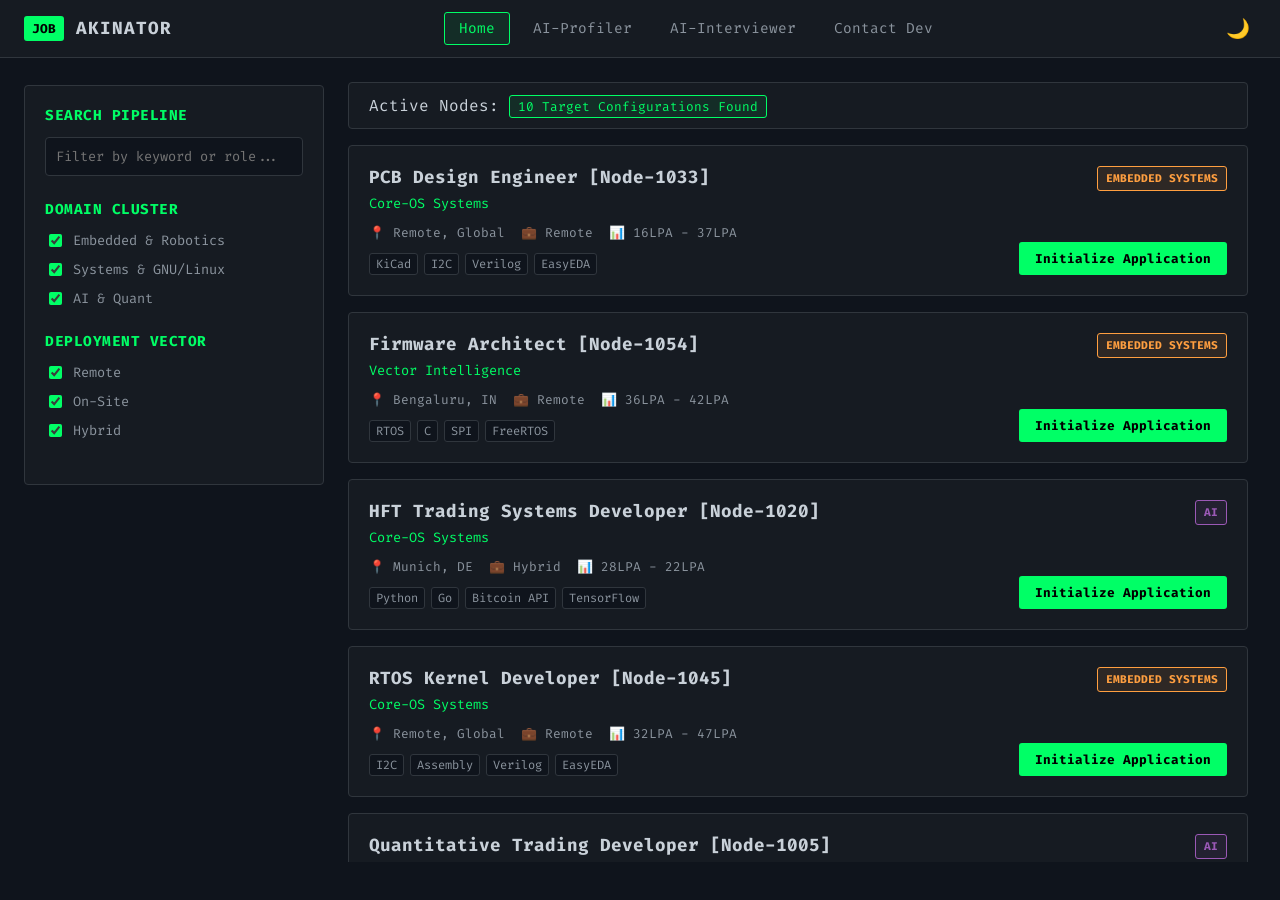
<file: index.html>
<!doctype html>
<html lang="en" data-theme="dark">
  <head>
    <meta charset="UTF-8" />
    <meta name="viewport" content="width=device-width, initial-scale=1.0" />
    <title>AI POWERED RESUME PROFILER</title>
    <link rel="preconnect" href="https://fonts.googleapis.com" />
    <link rel="preconnect" href="https://fonts.gstatic.com" crossorigin />
    <link
      href="https://fonts.googleapis.com/css2?family=Fira+Code:wght@400;500;700&display=swap"
      rel="stylesheet"
    />
    <link rel="stylesheet" href="index.css" />
  </head>
  <body>
    <nav class="navbar">
      <div class="nav-brand">
        <div class="brand-icon">JOB</div>
        <span class="brand-title">AKINATOR</span>
      </div>

      <div class="nav-links">
        <a href="" class="nav-link active">Home</a>
        <a href="ai-profiler/index.html" class="nav-link">AI-Profiler</a>
        <a href="ai-interviewer/index.html" class="nav-link">AI-Interviewer</a>
        <a href="contact-us/index.html" class="nav-link">Contact Dev</a>
      </div>
      <button
        id="themeToggle"
        class="theme-toggle"
        aria-label="Toggle runtime theme"
      >
        🌙
      </button>
    </nav>

    <div class="portal-container">
      <aside class="filter-panel">
        <div class="filter-section">
          <h3>Search Pipeline</h3>
          <input
            type="text"
            id="searchInput"
            class="search-input"
            placeholder="Filter by keyword or role..."
          />
        </div>

        <div class="filter-section">
          <h3>Domain Cluster</h3>
          <div class="checkbox-group">
            <label class="checkbox-label">
              <input
                type="checkbox"
                class="domain-filter"
                value="Embedded Systems & Robotics"
                checked
              />
              Embedded & Robotics
            </label>
            <label class="checkbox-label">
              <input
                type="checkbox"
                class="domain-filter"
                value="Systems Engineering & GNU/Linux"
                checked
              />
              Systems & GNU/Linux
            </label>
            <label class="checkbox-label">
              <input
                type="checkbox"
                class="domain-filter"
                value="AI & Quantitative Engineering"
                checked
              />
              AI & Quant
            </label>
          </div>
        </div>

        <div class="filter-section">
          <h3>Deployment Vector</h3>
          <div class="checkbox-group">
            <label class="checkbox-label"
              ><input
                type="checkbox"
                class="type-filter"
                value="Remote"
                checked
              />
              Remote</label
            >
            <label class="checkbox-label"
              ><input
                type="checkbox"
                class="type-filter"
                value="On-Site"
                checked
              />
              On-Site</label
            >
            <label class="checkbox-label"
              ><input
                type="checkbox"
                class="type-filter"
                value="Hybrid"
                checked
              />
              Hybrid</label
            >
          </div>
        </div>
      </aside>

      <main class="jobs-feed">
        <div class="feed-header">
          <div>
            Active Nodes:
            <span id="matchCounter" class="counter-tag">0 Available</span>
          </div>
        </div>
        <div id="jobsContainer"></div>
      </main>
    </div>

    <script src="index.js"></script>
  </body>
</html>
</file>
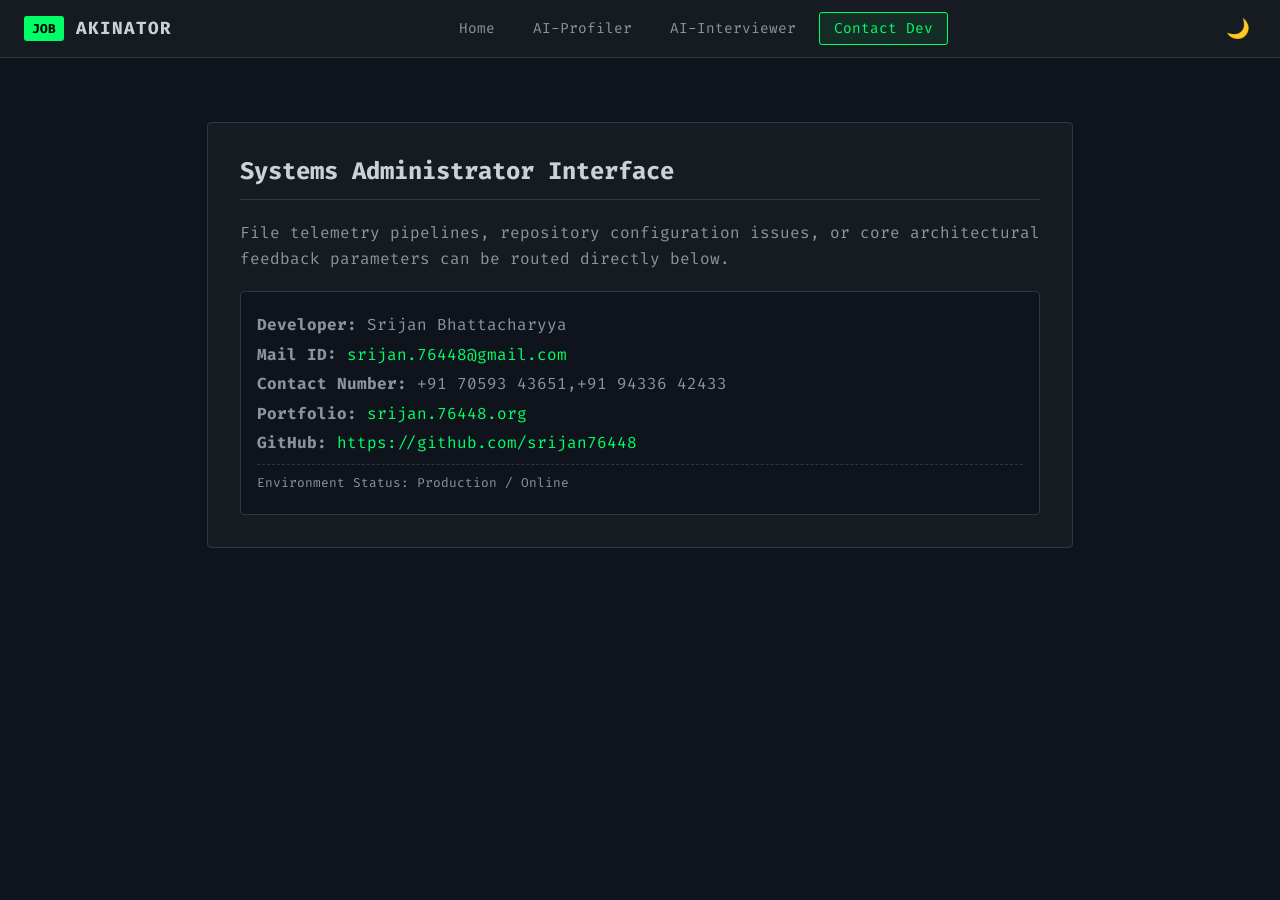
<file: contact-us/index.html>
<html lang="en">
  <head>
    <meta charset="UTF-8" />
    <meta name="viewport" content="width=device-width, initial-scale=1.0" />
    <title>CONTACT DEV</title>
    <link rel="preconnect" href="https://fonts.googleapis.com" />
    <link rel="preconnect" href="https://fonts.gstatic.com" crossorigin />
    <link
      href="https://fonts.googleapis.com/css2?family=Fira+Code:wght@400;500;700&display=swap"
      rel="stylesheet"
    />
    <link rel="icon" type="image/png" href="../imgs/logo.png">
    <link rel="stylesheet" href="index.css" />
  </head>
  <body>
    <nav class="navbar">
      <div class="nav-brand">
        <div class="brand-icon">JOB</div>
        <span class="brand-title">AKINATOR</span>
      </div>
      <div class="nav-links">
        <a href="../index.html" class="nav-link">Home</a>
        <a href="../ai-profiler/index.html" class="nav-link">AI-Profiler</a>
        <a href="../ai-interviewer/index.html" class="nav-link"
          >AI-Interviewer</a
        >
        <a href="" class="nav-link active">Contact Dev</a>
      </div>
      <button
        id="themeToggle"
        class="theme-toggle"
        aria-label="Toggle layout theme"
      >
        🌙
      </button>
    </nav>

    <div class="content-viewport">
      <div class="static-container">
        <h2>Systems Administrator Interface</h2>
        <p>
          File telemetry pipelines, repository configuration issues, or core
          architectural feedback parameters can be routed directly below.
        </p>

        <div
          id="telemetryData"
          style="
            background: var(--surface-strong);
            border: 1px solid var(--border);
            padding: 16px;
            border-radius: 4px;
            margin-top: 20px;
          "
        >
          <p style="margin: 4px 0; color: var(--text-muted)">
            Reading developer metrics trace...
          </p>
        </div>
      </div>
    </div>

    <script src="index.js"></script>
  </body>
</html>
</file>
<file: index.css>
:root {
  color-scheme: dark;
  --bg: #0f141c;
  --surface: #161b22;
  --surface-strong: #0f141c;
  --text: #c9d1d9;
  --text-muted: #8b949e;
  --border: #30363d;
  --primary: #00ff66;
  --primary-soft: rgba(0, 255, 102, 0.08);
  --accent: #00ff66;
  --danger: #ff3333;
}

[data-theme="light"] {
  color-scheme: light;
  --bg: #f5f6f8;
  --surface: #ffffff;
  --surface-strong: #f8fafc;
  --text: #1f2428;
  --text-muted: #626a73;
  --border: #d1d5da;
  --primary: #059669;
  --primary-soft: rgba(5, 150, 105, 0.08);
  --danger: #d73a49;
}

body {
  margin: 0;
  background: var(--bg);
  color: var(--text);
  font-family: "Fira Code", monospace;
}

.navbar {
  display: flex;
  align-items: center;
  justify-content: space-between;
  padding: 12px 24px;
  background: var(--surface);
  border-bottom: 1px solid var(--border);
  position: sticky;
  top: 0;
  z-index: 100;
}

.nav-links {
  display: flex;
  gap: 8px;
}

.nav-link {
  color: var(--text-muted);
  text-decoration: none;
  padding: 6px 14px;
  font-size: 0.9rem;
  border-radius: 3px;
  border: 1px solid transparent;
  transition: all 0.2s ease;
}

.nav-link:hover {
  color: var(--text);
  background: var(--surface-strong);
}

.nav-link.active {
  color: var(--primary);
  border-color: var(--primary);
  background: var(--primary-soft);
}

.nav-brand {
  display: flex;
  align-items: center;
  gap: 12px;
}

.brand-icon {
  background: var(--primary);
  color: #000;
  font-weight: 700;
  padding: 4px 8px;
  border-radius: 3px;
  font-size: 0.8rem;
}

.brand-title {
  font-weight: 700;
  font-size: 1.1rem;
  letter-spacing: 1px;
}

.theme-toggle {
  background: transparent;
  border: none;
  cursor: pointer;
  font-size: 1.2rem;
}

/* Custom Scrollbar Architecture for Global and Local Containers */
::-webkit-scrollbar {
  width: 8px;
  height: 8px;
}

::-webkit-scrollbar-track {
  background: var(--surface-strong);
  border-left: 0;
}

::-webkit-scrollbar-thumb {
  background: var(--primary);
  border-radius: 4px;
  border: 1px solid var(--surface-strong);
}

::-webkit-scrollbar-thumb:hover {
  background: var(--text-muted);
}

/* Constrain live feed to a scrollable layout block */
.jobs-feed {
  display: flex;
  flex-direction: column;
  gap: 16px;
  max-height: calc(100vh - 120px);
  overflow-y: scroll;
  padding-right: 8px;
}

.portal-container {
  max-width: 1500px;
  margin: 0 auto;
  padding: 24px;
  display: grid;
  grid-template-columns: 300px 1fr;
  gap: 24px;
}

/* CONTROL PANEL PANEL */
.filter-panel {
  background: var(--surface);
  border: 1px solid var(--border);
  padding: 20px;
  border-radius: 4px;
  height: fit-content;
  position: sticky;
  top: 85px;
}

.filter-section {
  margin-bottom: 24px;
}

.filter-section h3 {
  font-size: 0.9rem;
  text-transform: uppercase;
  color: var(--primary);
  margin-top: 0;
  margin-bottom: 12px;
  letter-spacing: 0.5px;
}

.search-input {
  width: 100%;
  background: var(--surface-strong);
  border: 1px solid var(--border);
  color: var(--text);
  padding: 10px;
  border-radius: 4px;
  box-sizing: border-box;
  font-family: "Fira Code", monospace;
  font-size: 0.85rem;
}

.checkbox-group {
  display: flex;
  flex-direction: column;
  gap: 10px;
}

.checkbox-label {
  display: flex;
  align-items: center;
  gap: 8px;
  font-size: 0.85rem;
  color: var(--text-muted);
  cursor: pointer;
}

.checkbox-label input {
  accent-color: var(--primary);
}

/* FEED MATRIX */
.jobs-feed {
  display: flex;
  flex-direction: column;
  gap: 16px;
}

.feed-header {
  display: flex;
  justify-content: space-between;
  align-items: center;
  background: var(--surface);
  border: 1px solid var(--border);
  padding: 12px 20px;
  border-radius: 4px;
}

.counter-tag {
  background: var(--primary-soft);
  color: var(--primary);
  border: 1px solid var(--primary);
  padding: 2px 8px;
  border-radius: 3px;
  font-size: 0.8rem;
}

.job-card {
  background: var(--surface);
  border: 1px solid var(--border);
  padding: 20px;
  border-radius: 4px;
  transition: border-color 0.2s ease;
  display: grid;
  grid-template-columns: 1fr auto;
  gap: 16px;
}

.job-card:hover {
  border-color: var(--primary);
}

.job-main h2 {
  margin: 0 0 6px 0;
  font-size: 1.1rem;
  font-weight: 700;
}

.company-meta {
  font-size: 0.85rem;
  color: var(--primary);
  margin-bottom: 12px;
}

.job-details {
  display: flex;
  gap: 16px;
  font-size: 0.8rem;
  color: var(--text-muted);
  margin-bottom: 12px;
  flex-wrap: wrap;
}

.tag-container {
  display: flex;
  gap: 6px;
  flex-wrap: wrap;
}

.skill-tag {
  background: var(--surface-strong);
  border: 1px solid var(--border);
  color: var(--text-muted);
  font-size: 0.75rem;
  padding: 2px 6px;
  border-radius: 3px;
}

.job-action {
  display: flex;
  flex-direction: column;
  justify-content: space-between;
  align-items: flex-end;
}

.domain-badge {
  font-size: 0.7rem;
  font-weight: 700;
  text-transform: uppercase;
  padding: 4px 8px;
  border-radius: 3px;
  border: 1px solid transparent;
}

.badge-embedded {
  background: rgba(255, 159, 64, 0.1);
  color: #ff9f40;
  border-color: #ff9f40;
}

.badge-systems {
  background: rgba(52, 152, 219, 0.1);
  color: #3498db;
  border-color: #3498db;
}

.badge-ai {
  background: rgba(155, 89, 182, 0.1);
  color: #9b59b6;
  border-color: #9b59b6;
}

.btn {
  font-family: "Fira Code", monospace;
  padding: 8px 16px;
  border-radius: 3px;
  cursor: pointer;
  font-weight: 700;
  font-size: 0.8rem;
  border: none;
  transition: background 0.2s;
}

.btn-primary {
  background: var(--primary);
  color: #000;
}

.btn-primary:hover {
  opacity: 0.9;
}

@media (max-width: 900px) {
  .portal-container {
    grid-template-columns: 1fr;
  }
  .filter-panel {
    position: static;
  }
}
</file>
<file: contact-us/index.css>
:root {
  color-scheme: dark;
  --bg: #0f141c;
  --surface: #161b22;
  --surface-strong: #0f141c;
  --text: #c9d1d9;
  --text-muted: #8b949e;
  --border: #30363d;
  --primary: #00ff66;
  --primary-soft: rgba(0, 255, 102, 0.08);
  --accent: #00ff66;
  --danger: #ff3333;
}

[data-theme="light"] {
  color-scheme: light;
  --bg: #f5f6f8;
  --surface: #ffffff;
  --surface-strong: #f8fafc;
  --text: #1f2428;
  --text-muted: #626a73;
  --border: #d1d5da;
  --primary: #059669;
  --primary-soft: rgba(5, 150, 105, 0.08);
  --danger: #d73a49;
}

body {
  margin: 0;
  background: var(--bg);
  color: var(--text);
  font-family: "Fira Code", monospace;
}

.navbar {
  display: flex;
  align-items: center;
  justify-content: space-between;
  padding: 12px 24px;
  background: var(--surface);
  border-bottom: 1px solid var(--border);
  position: sticky;
  top: 0;
  z-index: 100;
}

.nav-brand {
  display: flex;
  align-items: center;
  gap: 12px;
}

.brand-icon {
  background: var(--primary);
  color: #000;
  font-weight: 700;
  padding: 4px 8px;
  border-radius: 3px;
  font-size: 0.8rem;
}

.brand-title {
  font-weight: 700;
  font-size: 1.1rem;
  letter-spacing: 1px;
}

.nav-links {
  display: flex;
  gap: 8px;
}

.nav-link {
  color: var(--text-muted);
  text-decoration: none;
  padding: 6px 14px;
  font-size: 0.9rem;
  border-radius: 3px;
  border: 1px solid transparent;
  transition: all 0.2s ease;
}

.nav-link:hover {
  color: var(--text);
  background: var(--surface-strong);
}

.nav-link.active {
  color: var(--primary);
  border-color: var(--primary);
  background: var(--primary-soft);
}

.theme-toggle {
  background: transparent;
  border: none;
  cursor: pointer;
  font-size: 1.2rem;
}

.content-viewport {
  padding: 24px;
  max-width: 1400px;
  margin: 0 auto;
  width: 100%;
  box-sizing: border-box;
}

.static-container {
  background: var(--surface);
  border: 1px solid var(--border);
  padding: 32px;
  border-radius: 4px;
  max-width: 800px;
  margin: 40px auto;
}

.static-container h2 {
  margin-top: 0;
  font-size: 1.5rem;
  border-bottom: 1px solid var(--border);
  padding-bottom: 12px;
}

.static-container p {
  color: var(--text-muted);
  line-height: 1.6;
}

.btn {
  font-family: "Fira Code", monospace;
  padding: 10px 20px;
  border-radius: 4px;
  cursor: pointer;
  font-weight: 500;
  font-size: 0.9rem;
  border: none;
  transition: opacity 0.2s;
}

.btn-primary {
  background: var(--primary);
  color: #000;
}

.btn:hover {
  opacity: 0.9;
}
</file>
